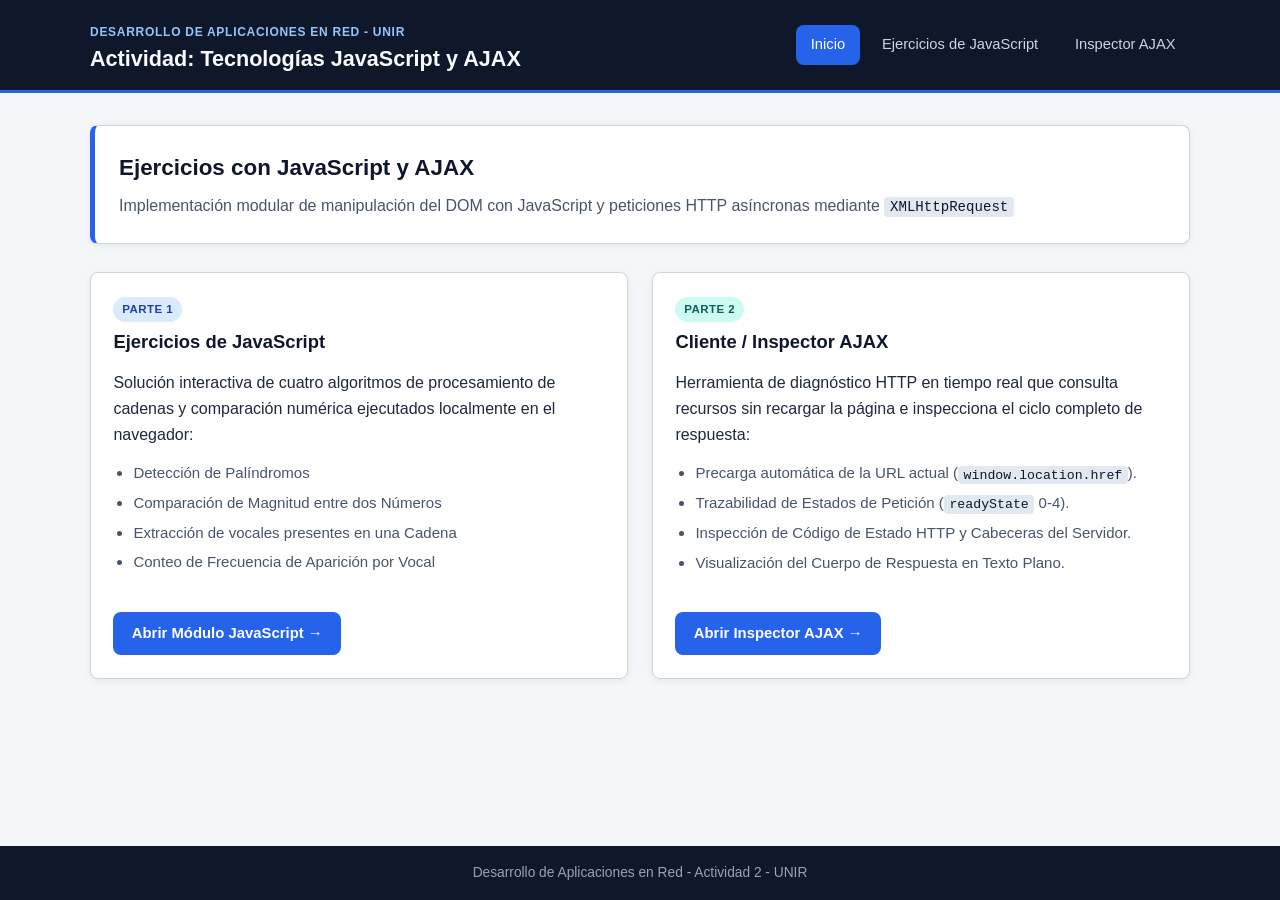
<file: index.html>
<!--
Actividad 2: Tecnologías JavaScript y AJAX
Fundación Universitaria Internacional de la Rioja
Desarrollo de Aplicaciones en Red
Felipe Jimenez Melguizo
2026.11.14
-->

<!doctype html>
<html lang="es">
  <head>
    <meta charset="UTF-8" />
    <meta name="viewport" content="width=device-width, initial-scale=1.0" />
    <title>Actividad 2 | Tecnologías JavaScript y AJAX</title>
    <link rel="stylesheet" href="css/styles.css" />
  </head>

  <body>
    <header class="site-header">
      <div class="container header-content">
        <div class="brand">
          <span class="brand-tag"
            >Desarrollo de Aplicaciones en Red - UNIR</span
          >
          <h1>Actividad: Tecnologías JavaScript y AJAX</h1>
        </div>
        <nav aria-label="Navegación Principal">
          <ul class="nav-list">
            <li><a href="index.html" class="nav-link active">Inicio</a></li>
            <li>
              <a href="javascript.html" class="nav-link"
                >Ejercicios de JavaScript</a
              >
            </li>
            <li><a href="ajax.html" class="nav-link">Inspector AJAX</a></li>
          </ul>
        </nav>
      </div>
    </header>

    <main class="container main-content">
      <section class="hero">
        <h2>Ejercicios con JavaScript y AJAX</h2>
        <p>
          Implementación modular de manipulación del DOM con JavaScript y
          peticiones HTTP asíncronas mediante <code>XMLHttpRequest</code>
        </p>
      </section>

      <section class="grid-two-cols" aria-label="Módulos de la actividad">
        <article class="card module-card">
          <div class="card-header">
            <span class="badge">Parte 1</span>
            <h3>Ejercicios de JavaScript</h3>
          </div>
          <p>
            Solución interactiva de cuatro algoritmos de procesamiento de
            cadenas y comparación numérica ejecutados localmente en el
            navegador:
          </p>
          <ul class="feature-list">
            <li>Detección de Palíndromos</li>
            <li>Comparación de Magnitud entre dos Números</li>
            <li>Extracción de vocales presentes en una Cadena</li>
            <li>Conteo de Frecuencia de Aparición por Vocal</li>
          </ul>
          <div class="card-footer">
            <a href="javascript.html" class="btn btn-primary"
              >Abrir Módulo JavaScript →</a
            >
          </div>
        </article>

        <article class="card module-card">
          <div class="card-header">
            <span class="badge badge-accent">Parte 2</span>
            <h3>Cliente / Inspector AJAX</h3>
          </div>
          <p>
            Herramienta de diagnóstico HTTP en tiempo real que consulta recursos
            sin recargar la página e inspecciona el ciclo completo de respuesta:
          </p>
          <ul class="feature-list">
            <li>
              Precarga automática de la URL actual
              (<code>window.location.href</code>).
            </li>
            <li>
              Trazabilidad de Estados de Petición (<code>readyState</code> 0-4).
            </li>
            <li>
              Inspección de Código de Estado HTTP y Cabeceras del Servidor.
            </li>
            <li>Visualización del Cuerpo de Respuesta en Texto Plano.</li>
          </ul>
          <div class="card-footer">
            <a href="ajax.html" class="btn btn-primary">Abrir Inspector AJAX →</a>
          </div>
        </article>
      </section>
    </main>

    <footer class="site-footer">
      <div class="container">
        <p>Desarrollo de Aplicaciones en Red - Actividad 2 - UNIR</p>
      </div>
    </footer>
  </body>
</html>
</file>
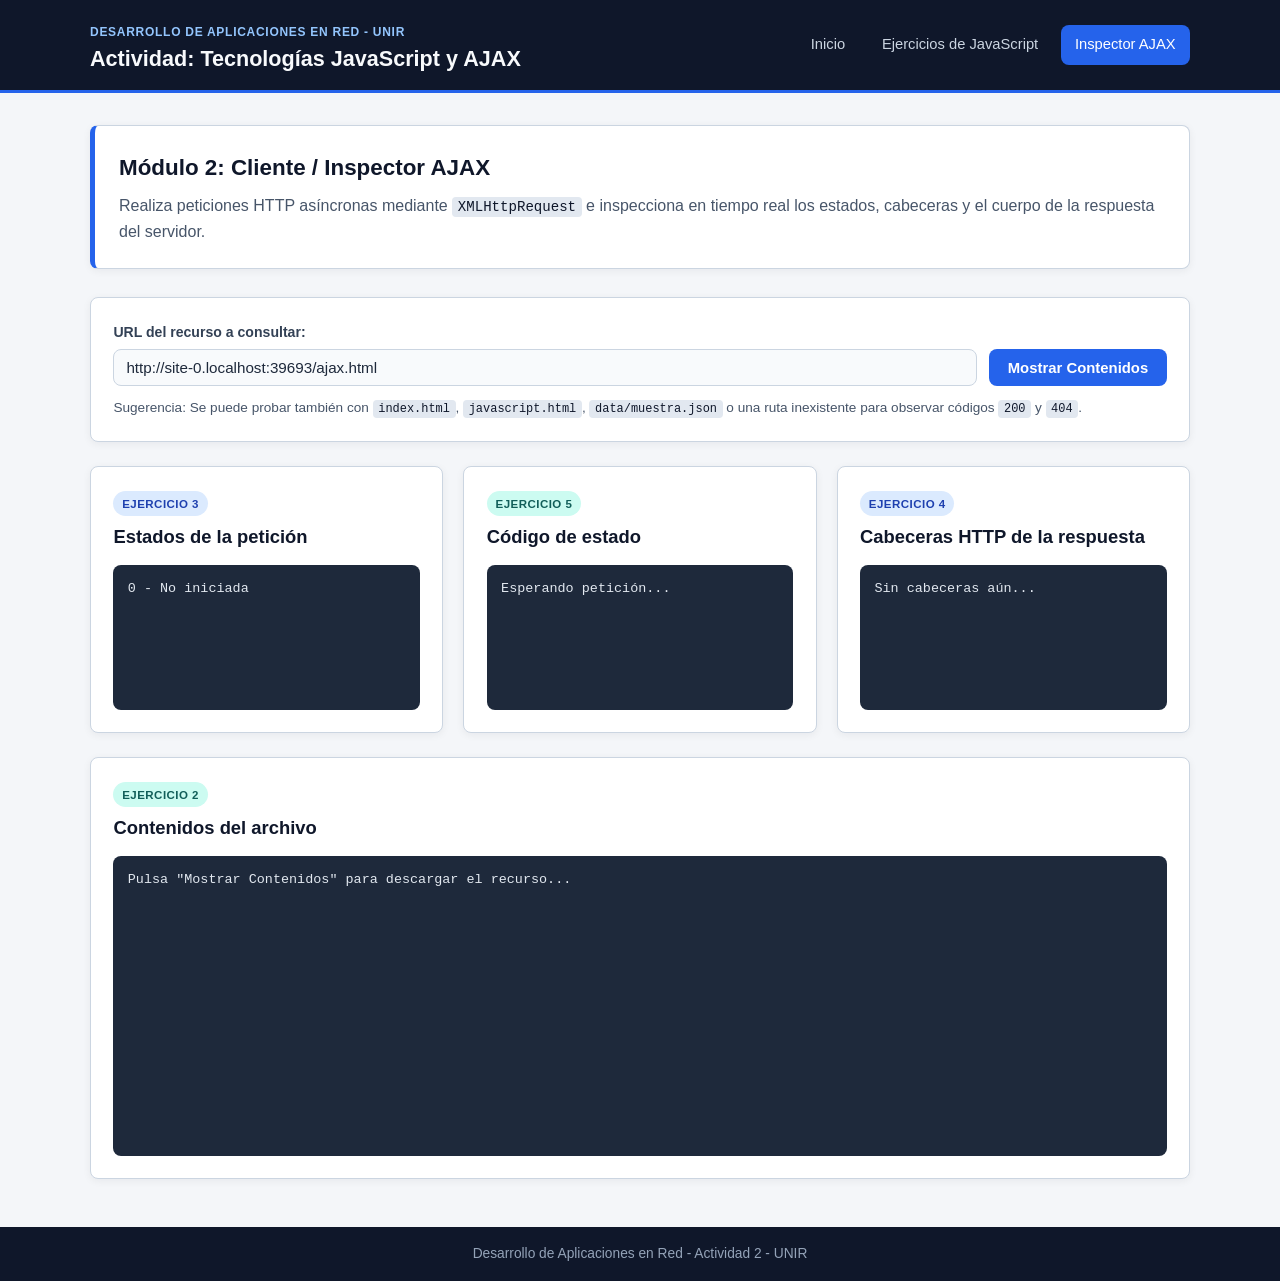
<file: ajax.html>
<!--
Actividad 2: Tecnologías JavaScript y AJAX
Fundación Universitaria Internacional de la Rioja
Desarrollo de Aplicaciones en Red
Felipe Jimenez Melguizo
2026.11.14
-->

<!doctype html>
<html lang="es">
  <head>
    <meta charset="UTF-8" />
    <meta name="viewport" content="width=device-width, initial-scale=1.0" />
    <title>Inspector AJAX | Actividad 2</title>
    <link rel="stylesheet" href="css/styles.css" />
  </head>

  <body>
    <header class="site-header">
      <div class="container header-content">
        <div class="brand">
          <span class="brand-tag"
            >Desarrollo de Aplicaciones en Red - UNIR</span
          >
          <h1>Actividad: Tecnologías JavaScript y AJAX</h1>
        </div>
        <nav aria-label="Navegación Principal">
          <ul class="nav-list">
            <li><a href="index.html" class="nav-link">Inicio</a></li>
            <li>
              <a href="javascript.html" class="nav-link"
                >Ejercicios de JavaScript</a
              >
            </li>
            <li>
              <a href="ajax.html" class="nav-link active">Inspector AJAX</a>
            </li>
          </ul>
        </nav>
      </div>
    </header>

    <main class="container main-content">
      <section class="hero">
        <h2>Módulo 2: Cliente / Inspector AJAX</h2>
        <p>
          Realiza peticiones HTTP asíncronas mediante
          <code>XMLHttpRequest</code> e inspecciona en tiempo real los estados,
          cabeceras y el cuerpo de la respuesta del servidor.
        </p>
      </section>

      <!-- Barra de Petición URL -->
      <section class="card ajax-bar-card" aria-label="Control de petición AJAX">
        <form id="form-ajax" class="ajax-form" novalidate>
          <div class="form-group ajax-input-group">
            <label for="url-recurso">URL del recurso a consultar:</label>
            <div class="input-action-row">
              <input type="url" id="url-recurso" required />
              <button type="submit" id="btn-mostrar" class="btn btn-primary">
                Mostrar Contenidos
              </button>
            </div>
          </div>
        </form>
        <p class="helper-text">
          Sugerencia: Se puede probar también con <code>index.html</code>,
          <code>javascript.html</code>, <code>data/muestra.json</code> o una
          ruta inexistente para observar códigos <code>200</code> y
          <code>404</code>.
        </p>
      </section>

      <!-- Paneles de Metadatos HTTP -->
      <section
        class="grid-three-cols"
        aria-label="Metadatos de la petición HTTP"
      >
        <article class="card">
          <div class="card-header">
            <span class="badge">Ejercicio 3</span>
            <h3>Estados de la petición</h3>
          </div>
          <pre
            id="zona-estados"
            class="inspector-box inspector-sm"
            aria-live="polite"
          >
0 - No iniciada</pre
          >
        </article>

        <article class="card">
          <div class="card-header">
            <span class="badge badge-accent">Ejercicio 5</span>
            <h3>Código de estado</h3>
          </div>
          <pre
            id="zona-codigo"
            class="inspector-box inspector-sm"
            aria-live="polite"
          >
Esperando petición...</pre
          >
        </article>

        <article class="card">
          <div class="card-header">
            <span class="badge">Ejercicio 4</span>
            <h3>Cabeceras HTTP de la respuesta</h3>
          </div>
          <pre
            id="zona-cabeceras"
            class="inspector-box inspector-sm"
            aria-live="polite"
          >
Sin cabeceras aún...</pre
          >
        </article>
      </section>

      <!-- Zona Principal de Contenidos -->
      <section
        class="card content-viewer-card"
        aria-label="Contenidos del archivo descargado"
      >
        <div class="card-header">
          <span class="badge badge-accent">Ejercicio 2</span>
          <h3>Contenidos del archivo</h3>
        </div>
        <pre
          id="zona-contenidos"
          class="inspector-box inspector-lg"
          aria-live="polite"
        >
Pulsa "Mostrar Contenidos" para descargar el recurso...</pre
        >
      </section>
    </main>

    <footer class="site-footer">
      <div class="container">
        <p>Desarrollo de Aplicaciones en Red - Actividad 2 - UNIR</p>
      </div>
    </footer>

    <script src="js/ajax.js"></script>
  </body>
</html>
</file>
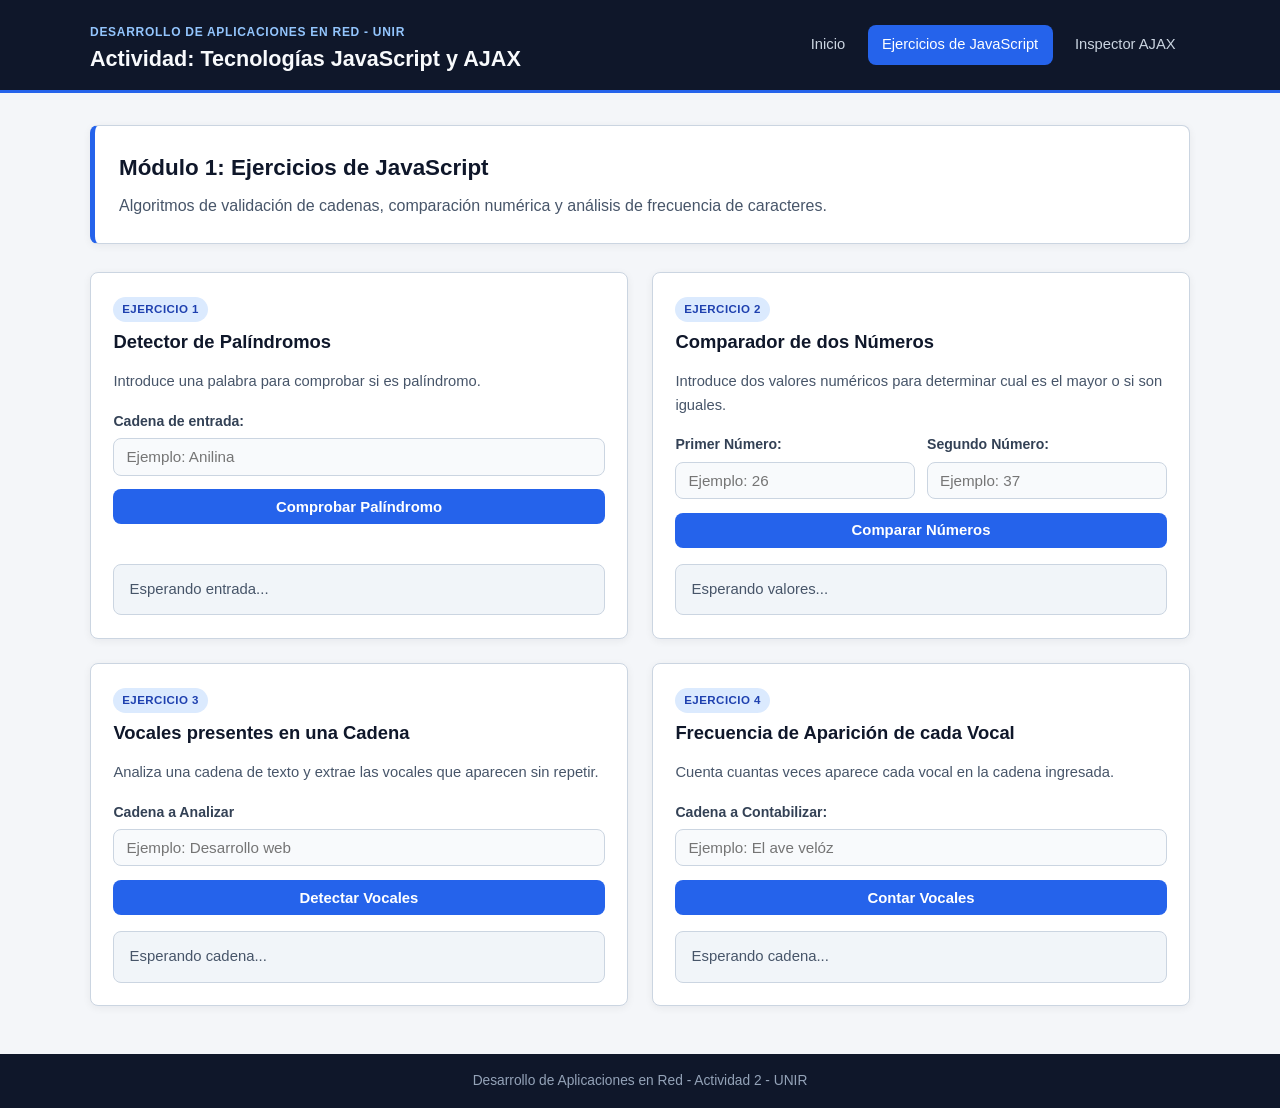
<file: javascript.html>
<!--
Actividad 2: Tecnologías JavaScript y AJAX
Fundación Universitaria Internacional de la Rioja
Desarrollo de Aplicaciones en Red
Felipe Jimenez Melguizo
2026.11.14
-->

<!doctype html>
<html lang="es">
  <head>
    <meta charset="UTF-8" />
    <meta name="viewport" content="width=device-width, initial-scale=1.0" />
    <title>Ejercicios JavaScript | Actividad 2</title>
    <link rel="stylesheet" href="css/styles.css" />
  </head>

  <body>
    <header class="site-header">
      <div class="container header-content">
        <div class="brand">
          <span class="brand-tag"
            >Desarrollo de Aplicaciones en Red - UNIR</span
          >
          <h1>Actividad: Tecnologías JavaScript y AJAX</h1>
        </div>
        <nav aria-label="Navegación Principal">
          <ul class="nav-list">
            <li><a href="index.html" class="nav-link">Inicio</a></li>
            <li>
              <a href="javascript.html" class="nav-link active"
                >Ejercicios de JavaScript</a
              >
            </li>
            <li><a href="ajax.html" class="nav-link">Inspector AJAX</a></li>
          </ul>
        </nav>
      </div>
    </header>

    <main class="container main-content">
      <section class="hero">
        <h2>Módulo 1: Ejercicios de JavaScript</h2>
        <p>
          Algoritmos de validación de cadenas, comparación numérica y análisis
          de frecuencia de caracteres.
        </p>
      </section>

      <section
        class="grid-two-cols"
        aria-label="Listado de Ejercicios de JavaScript"
      >
        <!-- 1. Es Palíndromo -->
        <article class="card exercise-card">
          <div class="card-header">
            <span class="badge">Ejercicio 1</span>
            <h3>Detector de Palíndromos</h3>
          </div>
          <p class="exercise-desc">
            Introduce una palabra para comprobar si es palíndromo.
          </p>
          <form id="form-palindromo" class="exercise-form" novalidate>
            <div class="form-group">
              <label for="input-palindromo">Cadena de entrada:</label>
              <input
                type="text"
                id="input-palindromo"
                placeholder="Ejemplo: Anilina"
                required
              />
            </div>
            <button type="submit" class="btn btn-primary">
              Comprobar Palíndromo
            </button>
          </form>
          <div id="res-palindromo" class="result-box" aria-live="polite">
            Esperando entrada...
          </div>
        </article>

        <!-- 2. Número Mayor -->
        <article class="card exercise-card">
          <div class="card-header">
            <span class="badge">Ejercicio 2</span>
            <h3>Comparador de dos Números</h3>
          </div>
          <p class="exercise-desc">
            Introduce dos valores numéricos para determinar cual es el mayor o
            si son iguales.
          </p>
          <form id="form-mayor" class="exercise-form" novalidate>
            <div class="form-row">
              <div class="form-group">
                <label for="input-num1">Primer Número:</label>
                <input
                  type="number"
                  id="input-num1"
                  step="any"
                  placeholder="Ejemplo: 26"
                  required
                />
              </div>
              <div class="form-group">
                <label for="input-num2">Segundo Número:</label>
                <input
                  type="number"
                  id="input-num2"
                  step="any"
                  placeholder="Ejemplo: 37"
                  required
                />
              </div>
            </div>
            <button type="submit" class="btn btn-primary">
              Comparar Números
            </button>
          </form>
          <div id="res-mayor" class="result-box" aria-live="polite">
            Esperando valores...
          </div>
        </article>

        <!-- 3. Vocales en palabra -->
        <article class="card exercise-card">
          <div class="card-header">
            <span class="badge">Ejercicio 3</span>
            <h3>Vocales presentes en una Cadena</h3>
          </div>
          <p class="exercise-desc">
            Analiza una cadena de texto y extrae las vocales que aparecen sin
            repetir.
          </p>
          <form id="form-vocales-presentes" class="exercise-form" novalidate>
            <div class="form-group">
              <label for="input-cadena-vocales">Cadena a Analizar</label>
              <input
                type="text"
                id="input-cadena-vocales"
                placeholder="Ejemplo: Desarrollo web"
                required
              />
            </div>
            <button type="submit" class="btn btn-primary">
              Detectar Vocales
            </button>
          </form>
          <div id="res-vocales-presentes" class="result-box" aria-live="polite">
            Esperando cadena...
          </div>
        </article>

        <!-- 4. Conteo de Aparición de Vocales -->
        <article class="card exercise-card">
          <div class="card-header">
            <span class="badge">Ejercicio 4</span>
            <h3>Frecuencia de Aparición de cada Vocal</h3>
          </div>
          <p class="exercise-desc">
            Cuenta cuantas veces aparece cada vocal en la cadena ingresada.
          </p>
          <form id="form-conteo-vocales" class="exercise-form" novalidate>
            <div class="form-group">
              <label for="input-cadena-conteo">Cadena a Contabilizar:</label>
              <input
                type="text"
                id="input-cadena-conteo"
                placeholder="Ejemplo: El ave velóz"
                required
              />
            </div>
            <button type="submit" class="btn btn-primary">
              Contar Vocales
            </button>
          </form>
          <div id="res-conteo-vocales" class="result-box" aria-live="polite">
            Esperando cadena...
          </div>
        </article>
      </section>
    </main>

    <footer class="site-footer">
      <div class="container">
        <p>Desarrollo de Aplicaciones en Red - Actividad 2 - UNIR</p>
      </div>
    </footer>

    <script src="js/ejercicios.js"></script>
  </body>
</html>
</file>
<file: css/styles.css>
/*
Actividad 2: Tecnologías JavaScript y AJAX
Fundación Universitaria Internacional de la Rioja
Desarrollo de Aplicaciones en Red
Felipe Jimenez Melguizo
2026.11.14
*/

/*
   Variables y Reset Global
*/
:root {
  --bg-page: #f4f6f9;
  --bg-surface: #ffffff;
  --bg-header: #0f172a;
  --bg-code: #1e293b;
  --text-main: #1e293b;
  --text-muted: #475569;
  --text-inverse: #f8fafc;
  --primary: #2563eb;
  --primary-hover: #1d4ed8;
  --accent: #0d9488;
  --border-color: #cbd5e1;
  --success-bg: #dcfce7;
  --success-text: #166534;
  --success-border: #86efac;
  --error-bg: #fee2e2;
  --error-text: #991b1b;
  --error-border: #fca5a5;
  --radius: 8px;
  --shadow: 0 2px 8px rgba(15, 23, 42, 0.06);
}

*,
*::before,
*::after {
  box-sizing: border-box;
  margin: 0;
  padding: 0;
}

body {
  font-family:
    -apple-system, BlinkMacSystemFont, "Segoe UI", Roboto, Oxygen, Ubuntu,
    Cantarell, sans-serif;
  background-color: var(--bg-page);
  color: var(--text-main);
  line-height: 1.6;
  min-height: 100vh;
  display: flex;
  flex-direction: column;
}

code {
  font-family: "Fira Code", Consolas, Monaco, "Courier New", monospace;
  background-color: #e2e8f0;
  color: #0f172a;
  padding: 0.12rem 0.35rem;
  border-radius: 4px;
  font-size: 0.88em;
}

/*
   Layout y Encabezado
*/
.container {
  width: 100%;
  max-width: 1140px;
  margin: 0 auto;
  padding: 0 1.25rem;
}

.site-header {
  background-color: var(--bg-header);
  color: var(--text-inverse);
  padding: 1.15rem 0;
  border-bottom: 3px solid var(--primary);
}

.header-content {
  display: flex;
  flex-wrap: wrap;
  justify-content: space-between;
  align-items: center;
  gap: 1rem;
}

.brand-tag {
  display: inline-block;
  font-size: 0.75rem;
  font-weight: 700;
  text-transform: uppercase;
  letter-spacing: 0.06em;
  color: #93c5fd;
  margin-bottom: 0.2rem;
}

.brand h1 {
  font-size: 1.35rem;
  font-weight: 700;
  line-height: 1.2;
}

.nav-list {
  list-style: none;
  display: flex;
  flex-wrap: wrap;
  gap: 0.5rem;
}

.nav-link {
  display: inline-block;
  text-decoration: none;
  color: #cbd5e1;
  font-weight: 500;
  font-size: 0.92rem;
  padding: 0.5rem 0.9rem;
  border-radius: var(--radius);
  transition:
    background-color 0.2s ease,
    color 0.2s ease;
}

.nav-link:hover {
  background-color: rgba(255, 255, 255, 0.1);
  color: #ffffff;
}

.nav-link.active {
  background-color: var(--primary);
  color: #ffffff;
}

/*
   Contenido Principal y Retículas
*/
.main-content {
  flex: 1;
  padding-top: 2rem;
  padding-bottom: 3rem;
}

.hero {
  background-color: var(--bg-surface);
  border: 1px solid var(--border-color);
  border-left: 5px solid var(--primary);
  border-radius: var(--radius);
  padding: 1.5rem;
  margin-bottom: 1.75rem;
  box-shadow: var(--shadow);
}

.hero h2 {
  font-size: 1.4rem;
  margin-bottom: 0.45rem;
  color: #0f172a;
}

.hero p {
  color: var(--text-muted);
}

.grid-two-cols {
  display: grid;
  grid-template-columns: repeat(2, 1fr);
  gap: 1.5rem;
}

.grid-three-cols {
  display: grid;
  grid-template-columns: repeat(3, 1fr);
  gap: 1.25rem;
  margin-bottom: 1.5rem;
}

/*
   Tarjetas (Cards) y Botones
*/
.card {
  background-color: var(--bg-surface);
  border: 1px solid var(--border-color);
  border-radius: var(--radius);
  padding: 1.4rem;
  box-shadow: var(--shadow);
  display: flex;
  flex-direction: column;
}

.card-header {
  margin-bottom: 0.85rem;
}

.card-header h3 {
  font-size: 1.15rem;
  color: #0f172a;
  margin-top: 0.35rem;
}

.badge {
  display: inline-block;
  font-size: 0.72rem;
  font-weight: 700;
  text-transform: uppercase;
  letter-spacing: 0.04em;
  background-color: #dbeafe;
  color: #1e40af;
  padding: 0.2rem 0.55rem;
  border-radius: 999px;
}

.badge-accent {
  background-color: #ccfbf1;
  color: #115e59;
}

.feature-list {
  margin: 0.9rem 0 1.25rem 1.25rem;
  color: var(--text-muted);
  font-size: 0.94rem;
}

.feature-list li {
  margin-bottom: 0.35rem;
}

.card-footer {
  margin-top: auto;
  padding-top: 0.75rem;
}

.btn {
  display: inline-block;
  font-family: inherit;
  font-size: 0.93rem;
  font-weight: 600;
  text-decoration: none;
  text-align: center;
  padding: 0.6rem 1.15rem;
  border: none;
  border-radius: var(--radius);
  cursor: pointer;
  transition:
    background-color 0.2s ease,
    transform 0.1s ease;
}

.btn:active {
  transform: translateY(1px);
}

.btn-primary {
  background-color: var(--primary);
  color: #ffffff;
}

.btn-primary:hover {
  background-color: var(--primary-hover);
}

/*
   Formularios y Cajas de Resultado (Módulo JS)
*/
.exercise-desc {
  color: var(--text-muted);
  font-size: 0.92rem;
  margin-bottom: 1rem;
}

.exercise-form {
  display: flex;
  flex-direction: column;
  gap: 0.85rem;
  margin-bottom: 1rem;
}

.form-row {
  display: grid;
  grid-template-columns: 1fr 1fr;
  gap: 0.75rem;
}

.form-group {
  display: flex;
  flex-direction: column;
  gap: 0.35rem;
}

.form-group label {
  font-size: 0.88rem;
  font-weight: 600;
  color: #334155;
}

input[type="text"],
input[type="number"],
input[type="url"] {
  width: 100%;
  font-family: inherit;
  font-size: 0.95rem;
  padding: 0.58rem 0.75rem;
  border: 1px solid var(--border-color);
  border-radius: var(--radius);
  background-color: #f8fafc;
  color: var(--text-main);
  transition:
    border-color 0.2s ease,
    box-shadow 0.2s ease;
}

input:focus {
  outline: none;
  border-color: var(--primary);
  background-color: #ffffff;
  box-shadow: 0 0 0 3px rgba(37, 99, 235, 0.15);
}

.result-box {
  margin-top: auto;
  padding: 0.8rem 0.95rem;
  border-radius: var(--radius);
  background-color: #f1f5f9;
  border: 1px solid var(--border-color);
  color: var(--text-muted);
  font-size: 0.93rem;
  font-weight: 500;
}

.result-box.result-success {
  background-color: var(--success-bg);
  border-color: var(--success-border);
  color: var(--success-text);
}

.result-box.result-error {
  background-color: var(--error-bg);
  border-color: var(--error-border);
  color: var(--error-text);
}

/*
   Inspector AJAX
*/
.ajax-bar-card {
  margin-bottom: 1.5rem;
}

.input-action-row {
  display: flex;
  gap: 0.75rem;
}

.input-action-row input {
  flex: 1;
}

.helper-text {
  margin-top: 0.65rem;
  font-size: 0.85rem;
  color: var(--text-muted);
}

.inspector-box {
  font-family: "Fira Code", Consolas, Monaco, "Courier New", monospace;
  font-size: 0.84rem;
  line-height: 1.5;
  background-color: var(--bg-code);
  color: #e2e8f0;
  padding: 0.9rem;
  border-radius: var(--radius);
  overflow: auto;
  white-space: pre-wrap;
  word-break: break-word;
  flex: 1;
}

.inspector-sm {
  min-height: 145px;
  max-height: 210px;
}

.inspector-lg {
  min-height: 300px;
  max-height: 480px;
  white-space: pre;
  word-break: normal;
}

.inspector-box.status-ok {
  border-left: 4px solid #22c55e;
  color: #86efac;
  font-weight: 600;
}

.inspector-box.status-error {
  border-left: 4px solid #ef4444;
  color: #fca5a5;
  font-weight: 600;
}

/*
   Pie de Página y Responsividad
*/
.site-footer {
  background-color: var(--bg-header);
  color: #94a3b8;
  text-align: center;
  padding: 1rem 0;
  font-size: 0.86rem;
}

@media (max-width: 900px) {
  .grid-three-cols {
    grid-template-columns: 1fr;
  }
}

@media (max-width: 768px) {
  .grid-two-cols,
  .form-row {
    grid-template-columns: 1fr;
  }

  .input-action-row {
    flex-direction: column;
  }
}
</file>
